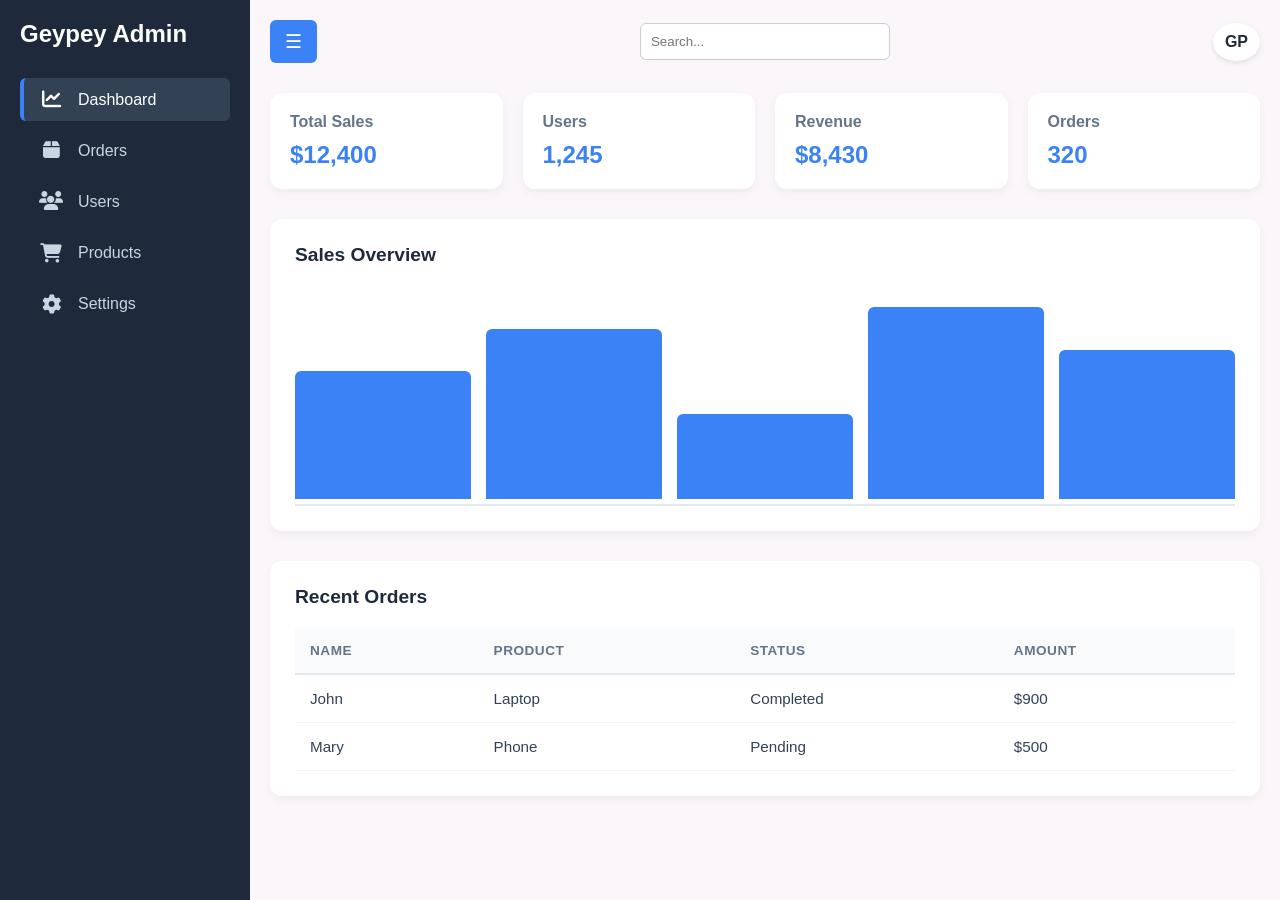
<file: index.html>
<!DOCTYPE html>
<html lang="en">
<head>
    <meta charset="UTF-8">
    <meta name="viewport" content="width=device-width, initial-scale=1.0">
    <title>Geypey Admin Dashboard</title>
    <link rel="stylesheet" href="style.css">
    <link rel="stylesheet" href="https://cdnjs.cloudflare.com/ajax/libs/font-awesome/6.5.0/css/all.min.css">

</head>
<body>

      <div class="overlay" id="overlay"></div>
    <div class="container">

        <!-- SIDE BAR -->
         <aside class="sidebar" id="sidebar">
            <h2>Geypey Admin</h2>
            <ul>
               <li class="active"><a href="index.html"><i class="fa fa-chart-line"></i><span> Dashboard</span></a></li>
            <li><a href="orders.html"><i class="fa fa-box"></i><span> Orders</span></a></li>
            <li><a href="users.html"><i class="fa fa-users"></i><span> Users</span></a></li>
            <li><a href="products.html"><i class="fa fa-shopping-cart"></i><span> Products</span></a></li>
            <li><a href="settings.html"><i class="fa fa-cog"></i><span> Settings</span></a></li>
        </ul>
         </aside>

         <!-- MAIN CONTENT -->
          <main class="main">

            <!-- TOP NAVBAR -->
             <div class="navbar">
                <button id="toggle">☰</button>

                <input type="text" placeholder="Search...">
                <div class="profile">GP</div>

             </div>


             <!-- STATS CARD -->
              <div class="cards">
                <div class="card">
                    <h3>Total Sales</h3>
                    <p>$12,400</p>
                </div>

                <div class="card">
                    <h3>Users</h3>
                    <p>1,245</p>
                </div>

                <div class="card">
                    <h3>Revenue</h3>
                    <p>$8,430</p>
                </div>

                <div class="card">
    <h3>Orders</h3>
    <p>320</p>
</div>

              </div>

              <div class="chart-section">
    <h3>Sales Overview</h3>
    <div class="chart">
        <div style="height: 60%"></div>
        <div style="height: 80%"></div>
        <div style="height: 40%"></div>
        <div style="height: 90%"></div>
        <div style="height: 70%"></div>
    </div>
</div>


              <!-- TABLE -->

<div class="table-section">
    <h3>Recent Orders</h3>
    <div class="table-responsive"> <table>
            <tr>
                <th>Name</th>
                <th>Product</th>
                <th>Status</th>
                <th>Amount</th>
            </tr>
            <tr>
                <td>John</td>
                <td>Laptop</td>
                <td>Completed</td>
                <td>$900</td>
            </tr>
            <tr>
                <td>Mary</td>
                <td>Phone</td>
                <td>Pending</td>
                <td>$500</td>
            </tr>
        </table>
    </div> </div>
          </main>
    </div>

  <script src="js/script.js"></script>
</body>
</html>
</file>
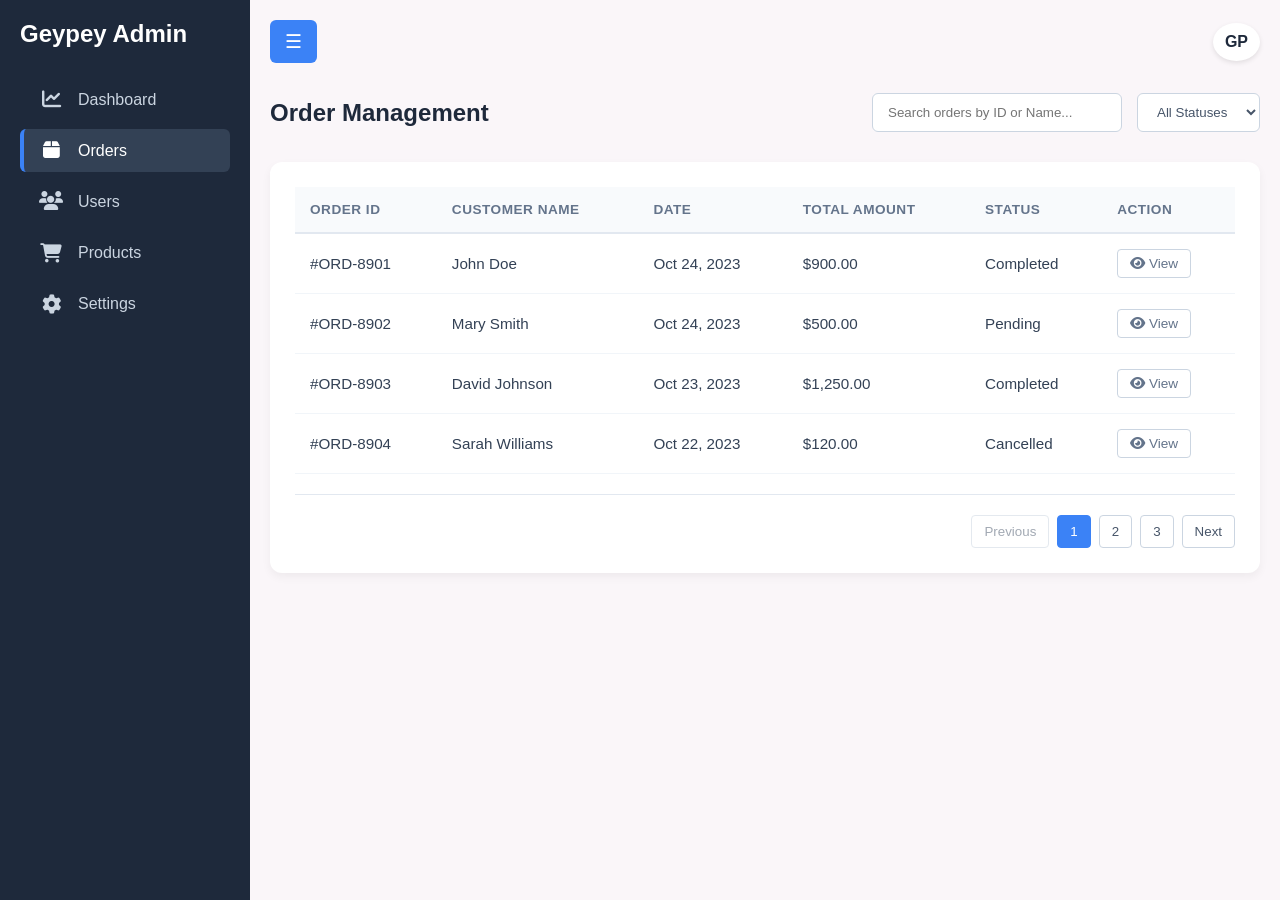
<file: orders.html>
<!DOCTYPE html>
<html lang="en">
<head>
    <meta charset="UTF-8">
    <meta name="viewport" content="width=device-width, initial-scale=1.0">
    <title>Orders - Geypey Admin</title>
    <link rel="stylesheet" href="https://cdnjs.cloudflare.com/ajax/libs/font-awesome/6.5.0/css/all.min.css">
    <link rel="stylesheet" href="style.css">
</head>
<body>

    <div class="overlay" id="overlay"></div>

    <div class="container">

        <aside class="sidebar" id="sidebar">
            <h2>Geypey Admin</h2>
            <ul>
                <li><a href="index.html"><i class="fa fa-chart-line"></i><span> Dashboard</span></a></li>
                <li class="active"><a href="orders.html"><i class="fa fa-box"></i><span> Orders</span></a></li>
                <li><a href="users.html"><i class="fa fa-users"></i><span> Users</span></a></li>
                <li><a href="products.html"><i class="fa fa-shopping-cart"></i><span> Products</span></a></li>
                <li><a href="settings.html"><i class="fa fa-cog"></i><span> Settings</span></a></li>
            </ul>
        </aside>

        <main class="main">
            
            <div class="navbar">
                <button id="toggle">☰</button>
                <div class="profile">GP</div>
            </div>

            <div class="page-header">
                <h2>Order Management</h2>
                <div class="table-controls">
                    <input type="text" placeholder="Search orders by ID or Name...">
                    <select class="filter-dropdown">
                        <option value="all">All Statuses</option>
                        <option value="completed">Completed</option>
                        <option value="pending">Pending</option>
                        <option value="cancelled">Cancelled</option>
                    </select>
                </div>
            </div>

            <div class="table-section">
                <div class="table-responsive">
                    <table>
                        <thead>
                            <tr>
                                <th>Order ID</th>
                                <th>Customer Name</th>
                                <th>Date</th>
                                <th>Total Amount</th>
                                <th>Status</th>
                                <th>Action</th>
                            </tr>
                        </thead>
                        <tbody>
                            <tr>
                                <td>#ORD-8901</td>
                                <td>John Doe</td>
                                <td>Oct 24, 2023</td>
                                <td>$900.00</td>
                                <td><span class="status completed">Completed</span></td>
                                <td><button class="action-btn"><i class="fa fa-eye"></i> View</button></td>
                            </tr>
                            <tr>
                                <td>#ORD-8902</td>
                                <td>Mary Smith</td>
                                <td>Oct 24, 2023</td>
                                <td>$500.00</td>
                                <td><span class="status pending">Pending</span></td>
                                <td><button class="action-btn"><i class="fa fa-eye"></i> View</button></td>
                            </tr>
                            <tr>
                                <td>#ORD-8903</td>
                                <td>David Johnson</td>
                                <td>Oct 23, 2023</td>
                                <td>$1,250.00</td>
                                <td><span class="status completed">Completed</span></td>
                                <td><button class="action-btn"><i class="fa fa-eye"></i> View</button></td>
                            </tr>
                            <tr>
                                <td>#ORD-8904</td>
                                <td>Sarah Williams</td>
                                <td>Oct 22, 2023</td>
                                <td>$120.00</td>
                                <td><span class="status cancelled">Cancelled</span></td>
                                <td><button class="action-btn"><i class="fa fa-eye"></i> View</button></td>
                            </tr>
                        </tbody>
                    </table>
                </div>

                <div class="pagination">
                    <button class="page-btn disabled">Previous</button>
                    <button class="page-btn active">1</button>
                    <button class="page-btn">2</button>
                    <button class="page-btn">3</button>
                    <button class="page-btn">Next</button>
                </div>
            </div>

        </main>
    </div>

    <script src="js/script.js"></script>
</body>
</html>
</file>
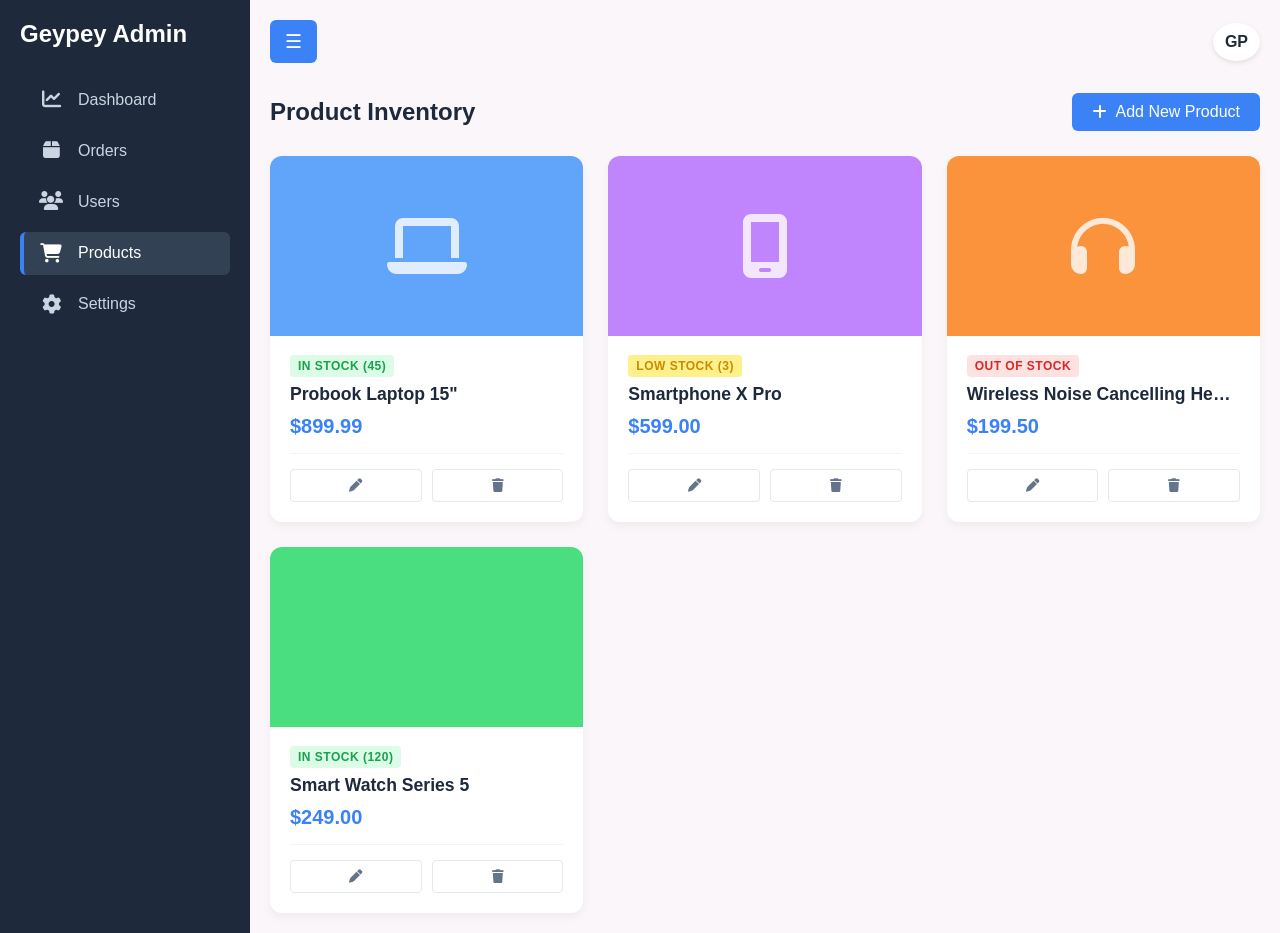
<file: products.html>
<!DOCTYPE html>
<html lang="en">
<head>
    <meta charset="UTF-8">
    <meta name="viewport" content="width=device-width, initial-scale=1.0">
    <title>Products - Geypey Admin</title>
    <link rel="stylesheet" href="https://cdnjs.cloudflare.com/ajax/libs/font-awesome/6.5.0/css/all.min.css">
    <link rel="stylesheet" href="style.css">
</head>
<body>

    <div class="overlay" id="overlay"></div>

    <div class="container">

        <aside class="sidebar" id="sidebar">
            <h2>Geypey Admin</h2>
            <ul>
                <li><a href="index.html"><i class="fa fa-chart-line"></i><span> Dashboard</span></a></li>
                <li><a href="orders.html"><i class="fa fa-box"></i><span> Orders</span></a></li>
                <li><a href="users.html"><i class="fa fa-users"></i><span> Users</span></a></li>
                <li class="active"><a href="products.html"><i class="fa fa-shopping-cart"></i><span> Products</span></a></li>
                <li><a href="settings.html"><i class="fa fa-cog"></i><span> Settings</span></a></li>
            </ul>
        </aside>

        <main class="main">
            
            <div class="navbar">
                <button id="toggle">☰</button>
                <div class="profile">GP</div>
            </div>

            <div class="page-header">
                <h2>Product Inventory</h2>
                <button class="add-btn"><i class="fa fa-plus"></i> Add New Product</button>
            </div>

            <div class="product-grid">
                
                <div class="product-card">
                    <div class="product-img placeholder-blue"><i class="fa fa-laptop"></i></div>
                    <div class="product-info">
                        <span class="stock in-stock">In Stock (45)</span>
                        <h3>Probook Laptop 15"</h3>
                        <p class="price">$899.99</p>
                        <div class="card-actions">
                            <button class="edit-btn"><i class="fa fa-pen"></i></button>
                            <button class="delete-btn"><i class="fa fa-trash"></i></button>
                        </div>
                    </div>
                </div>

                <div class="product-card">
                    <div class="product-img placeholder-purple"><i class="fa fa-mobile-screen"></i></div>
                    <div class="product-info">
                        <span class="stock low-stock">Low Stock (3)</span>
                        <h3>Smartphone X Pro</h3>
                        <p class="price">$599.00</p>
                        <div class="card-actions">
                            <button class="edit-btn"><i class="fa fa-pen"></i></button>
                            <button class="delete-btn"><i class="fa fa-trash"></i></button>
                        </div>
                    </div>
                </div>

                <div class="product-card">
                    <div class="product-img placeholder-orange"><i class="fa fa-headphones"></i></div>
                    <div class="product-info">
                        <span class="stock out-stock">Out of Stock</span>
                        <h3>Wireless Noise Cancelling Headphones</h3>
                        <p class="price">$199.50</p>
                        <div class="card-actions">
                            <button class="edit-btn"><i class="fa fa-pen"></i></button>
                            <button class="delete-btn"><i class="fa fa-trash"></i></button>
                        </div>
                    </div>
                </div>

                <div class="product-card">
                    <div class="product-img placeholder-green"><i class="fa fa-watch"></i></div>
                    <div class="product-info">
                        <span class="stock in-stock">In Stock (120)</span>
                        <h3>Smart Watch Series 5</h3>
                        <p class="price">$249.00</p>
                        <div class="card-actions">
                            <button class="edit-btn"><i class="fa fa-pen"></i></button>
                            <button class="delete-btn"><i class="fa fa-trash"></i></button>
                        </div>
                    </div>
                </div>

            </div>

        </main>
    </div>
<div class="modal" id="addProductModal">
        <div class="modal-content">
            
            <div class="modal-header">
                <h3>Add New Product</h3>
                <button class="close-modal" id="closeModal">&times;</button>
            </div>
            
            <div class="modal-body">
                <form>
                    <div class="form-group">
                        <label>Product Name</label>
                        <input type="text" placeholder="e.g. Wireless Gaming Mouse">
                    </div>
                    
                    <div class="form-row">
                        <div class="form-group">
                            <label>Price ($)</label>
                            <input type="number" placeholder="0.00">
                        </div>
                        <div class="form-group">
                            <label>Stock Quantity</label>
                            <input type="number" placeholder="0">
                        </div>
                    </div>
                    
                    <div class="form-group">
                        <label>Image Color Category</label>
                        <select>
                            <option>Blue</option>
                            <option>Purple</option>
                            <option>Orange</option>
                            <option>Green</option>
                        </select>
                    </div>
                </form>
            </div>
            
            <div class="modal-footer">
                <button class="cancel-btn" id="cancelBtn">Cancel</button>
                <button class="save-btn">Save Product</button>
            </div>
            
        </div>
    </div>
    <script src="js/script.js"></script>
</body>
</html>
</file>
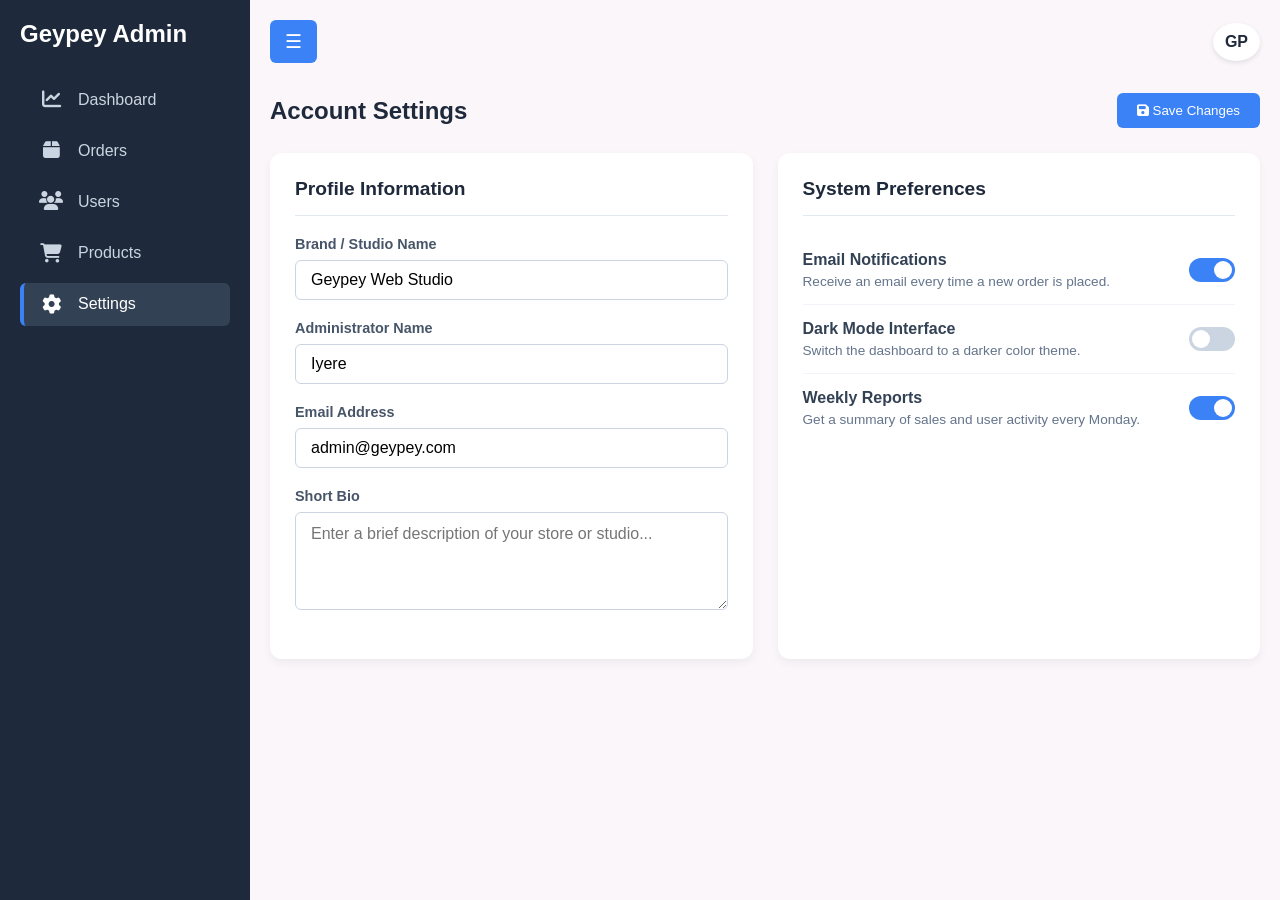
<file: settings.html>
<!DOCTYPE html>
<html lang="en">
<head>
    <meta charset="UTF-8">
    <meta name="viewport" content="width=device-width, initial-scale=1.0">
    <title>Settings - Geypey Admin</title>
    <link rel="stylesheet" href="https://cdnjs.cloudflare.com/ajax/libs/font-awesome/6.5.0/css/all.min.css">
    <link rel="stylesheet" href="style.css">
</head>
<body>

    <div class="overlay" id="overlay"></div>

    <div class="container">

        <aside class="sidebar" id="sidebar">
            <h2>Geypey Admin</h2>
            <ul>
                <li><a href="index.html"><i class="fa fa-chart-line"></i><span> Dashboard</span></a></li>
                <li><a href="orders.html"><i class="fa fa-box"></i><span> Orders</span></a></li>
                <li><a href="users.html"><i class="fa fa-users"></i><span> Users</span></a></li>
                <li><a href="products.html"><i class="fa fa-shopping-cart"></i><span> Products</span></a></li>
                <li class="active"><a href="settings.html"><i class="fa fa-cog"></i><span> Settings</span></a></li>
            </ul>
        </aside>

        <main class="main">
            
            <div class="navbar">
                <button id="toggle">☰</button>
                <div class="profile">GP</div>
            </div>

            <div class="page-header">
                <h2>Account Settings</h2>
                <button class="save-btn"><i class="fa fa-save"></i> Save Changes</button>
            </div>

            <div class="settings-grid">
                
                <div class="settings-card">
                    <h3>Profile Information</h3>
                    <form class="settings-form">
                        <div class="form-group">
                            <label>Brand / Studio Name</label>
                            <input type="text" value="Geypey Web Studio">
                        </div>
                        <div class="form-group">
                            <label>Administrator Name</label>
                            <input type="text" value="Iyere">
                        </div>
                        <div class="form-group">
                            <label>Email Address</label>
                            <input type="email" value="admin@geypey.com">
                        </div>
                        <div class="form-group">
                            <label>Short Bio</label>
                            <textarea rows="4" placeholder="Enter a brief description of your store or studio..."></textarea>
                        </div>
                    </form>
                </div>

                <div class="settings-card">
                    <h3>System Preferences</h3>
                    
                    <div class="toggle-wrapper">
                        <div class="toggle-text">
                            <h4>Email Notifications</h4>
                            <p>Receive an email every time a new order is placed.</p>
                        </div>
                        <label class="switch">
                            <input type="checkbox" checked>
                            <span class="slider"></span>
                        </label>
                    </div>

                    <div class="toggle-wrapper">
                        <div class="toggle-text">
                            <h4>Dark Mode Interface</h4>
                            <p>Switch the dashboard to a darker color theme.</p>
                        </div>
                        <label class="switch">
                            <input type="checkbox">
                            <span class="slider"></span>
                        </label>
                    </div>

                    <div class="toggle-wrapper">
                        <div class="toggle-text">
                            <h4>Weekly Reports</h4>
                            <p>Get a summary of sales and user activity every Monday.</p>
                        </div>
                        <label class="switch">
                            <input type="checkbox" checked>
                            <span class="slider"></span>
                        </label>
                    </div>

                </div>

            </div>

        </main>
    </div>

    <script src="js/script.js"></script>
</body>
</html>
</file>
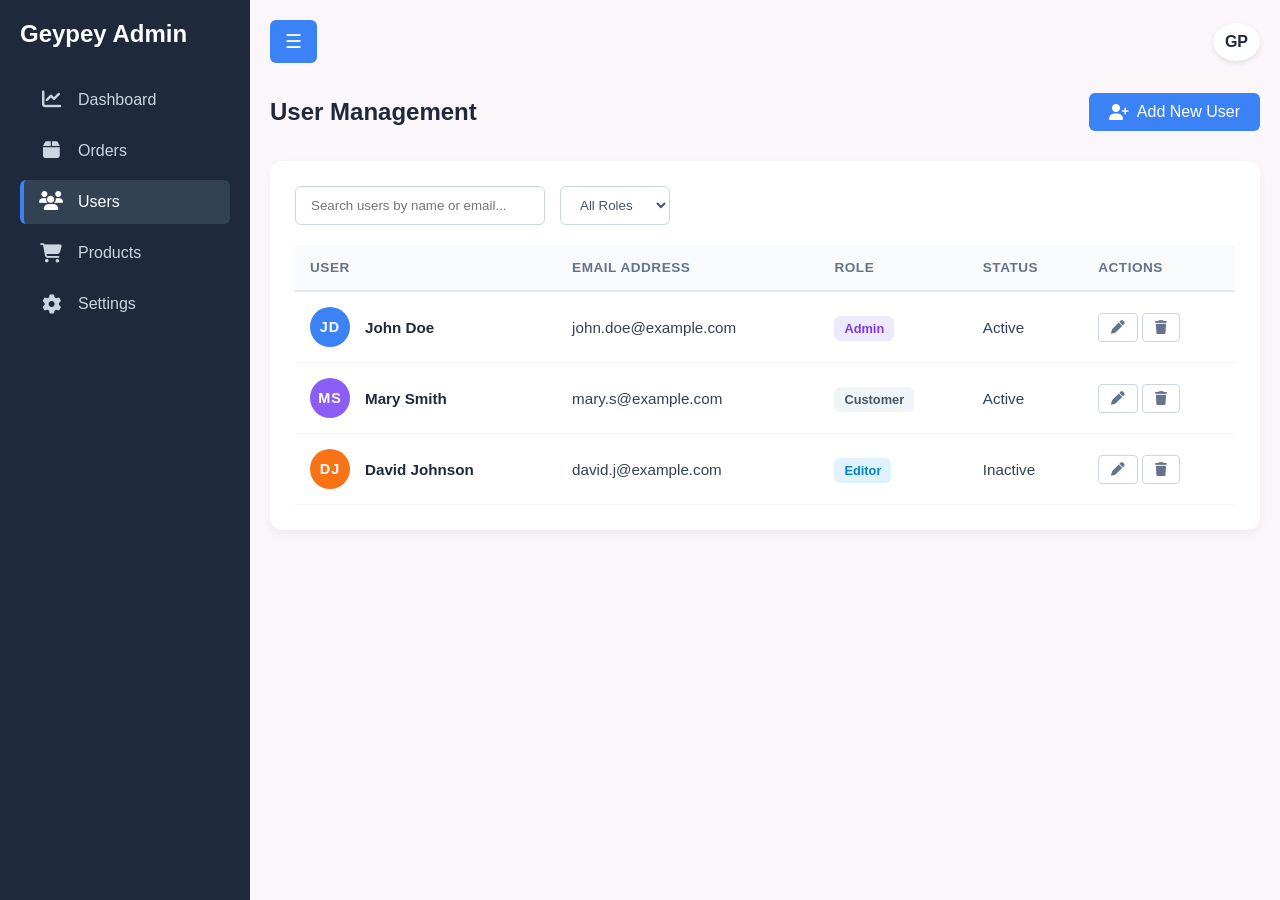
<file: users.html>
<!DOCTYPE html>
<html lang="en">
<head>
    <meta charset="UTF-8">
    <meta name="viewport" content="width=device-width, initial-scale=1.0">
    <title>Users - Geypey Admin</title>
    <link rel="stylesheet" href="https://cdnjs.cloudflare.com/ajax/libs/font-awesome/6.5.0/css/all.min.css">
    <link rel="stylesheet" href="style.css">
</head>
<body>

    <div class="overlay" id="overlay"></div>

    <div class="container">

        <aside class="sidebar" id="sidebar">
            <h2>Geypey Admin</h2>
            <ul>
                <li><a href="index.html"><i class="fa fa-chart-line"></i><span> Dashboard</span></a></li>
                <li><a href="orders.html"><i class="fa fa-box"></i><span> Orders</span></a></li>
                <li class="active"><a href="users.html"><i class="fa fa-users"></i><span> Users</span></a></li>
                <li><a href="products.html"><i class="fa fa-shopping-cart"></i><span> Products</span></a></li>
                <li><a href="settings.html"><i class="fa fa-cog"></i><span> Settings</span></a></li>
            </ul>
        </aside>

        <main class="main">
            
            <div class="navbar">
                <button id="toggle">☰</button>
                <div class="profile">GP</div>
            </div>

            <div class="page-header">
                <h2>User Management</h2>
                <button class="add-btn"><i class="fa fa-user-plus"></i> Add New User</button>
            </div>

            <div class="table-section">
                <div class="table-controls" style="margin-bottom: 20px;">
                    <input type="text" placeholder="Search users by name or email...">
                    <select class="filter-dropdown">
                        <option value="all">All Roles</option>
                        <option value="admin">Admin</option>
                        <option value="editor">Editor</option>
                        <option value="customer">Customer</option>
                    </select>
                </div>

                <div class="table-responsive">
                    <table>
                        <thead>
                            <tr>
                                <th>User</th>
                                <th>Email Address</th>
                                <th>Role</th>
                                <th>Status</th>
                                <th>Actions</th>
                            </tr>
                        </thead>
                        <tbody>
                            <tr>
                                <td>
                                    <div class="user-profile-cell">
                                        <div class="avatar bg-blue">JD</div>
                                        <span>John Doe</span>
                                    </div>
                                </td>
                                <td>john.doe@example.com</td>
                                <td><span class="role admin">Admin</span></td>
                                <td><span class="status completed">Active</span></td>
                                <td>
                                    <button class="action-btn"><i class="fa fa-pen"></i></button>
                                    <button class="action-btn text-danger"><i class="fa fa-trash"></i></button>
                                </td>
                            </tr>
                            
                            <tr>
                                <td>
                                    <div class="user-profile-cell">
                                        <div class="avatar bg-purple">MS</div>
                                        <span>Mary Smith</span>
                                    </div>
                                </td>
                                <td>mary.s@example.com</td>
                                <td><span class="role customer">Customer</span></td>
                                <td><span class="status completed">Active</span></td>
                                <td>
                                    <button class="action-btn"><i class="fa fa-pen"></i></button>
                                    <button class="action-btn text-danger"><i class="fa fa-trash"></i></button>
                                </td>
                            </tr>

                            <tr>
                                <td>
                                    <div class="user-profile-cell">
                                        <div class="avatar bg-orange">DJ</div>
                                        <span>David Johnson</span>
                                    </div>
                                </td>
                                <td>david.j@example.com</td>
                                <td><span class="role editor">Editor</span></td>
                                <td><span class="status pending">Inactive</span></td>
                                <td>
                                    <button class="action-btn"><i class="fa fa-pen"></i></button>
                                    <button class="action-btn text-danger"><i class="fa fa-trash"></i></button>
                                </td>
                            </tr>
                        </tbody>
                    </table>
                </div>
            </div>

        </main>
    </div>

    <script src="js/script.js"></script>
</body>
</html>
</file>
<file: style.css>
/* --- 1. BASIC RESET --- */
* {
    margin: 0;
    padding: 0;
    box-sizing: border-box;
    font-family: Arial, Helvetica, sans-serif;
}

body {
    background: #faf6f9;
}

.container {
    display: flex;
    min-height: 100vh;
    overflow-x: hidden; /* Prevents horizontal scrolling */
}

/* --- 2. DARK OVERLAY FOR MOBILE --- */
.overlay {
    display: none; /* Hidden by default */
    position: fixed;
    top: 0;
    left: 0;
    width: 100%;
    height: 100%;
    background: rgba(0, 0, 0, 0.5);
    z-index: 999;
    transition: opacity 0.3s;
}

.overlay.active {
    display: block;
}

/* --- 3. SIDEBAR STYLES --- */
.sidebar {
    width: 250px;
    background: #1e293b; /* Dark slate blue */
    color: white;
    padding: 20px;
    transition: width 0.3s ease, transform 0.3s ease;
    white-space: nowrap; /* Prevents text from wrapping */
    overflow: hidden;
    z-index: 1000;
}

.sidebar h2 {
    margin-bottom: 30px;
    font-size: 1.5rem;
}

/* --- REPLACE YOUR CURRENT SIDEBAR LINK STYLES WITH THIS --- */

.sidebar ul {
    list-style: none;
}

.sidebar ul li {
    margin-bottom: 8px; /* Slightly more breathing room between links */
}

.sidebar ul li a {
    padding: 12px 15px; /* Perfect tap-target size for mobile screens */
    display: flex;
    align-items: center;
    color: #cbd5e1; /* Softer gray text so the active white link pops more */
    text-decoration: none;
    gap: 15px;
    border-radius: 6px;
    border-left: 4px solid transparent; /* PREVENTS THE JUMP: Holds space for the blue border */
    transition: all 0.3s ease; /* Smooth, premium fade effect */
}

.sidebar ul li:hover a,
.sidebar ul li.active a {
    background: #334155;
    color: white; /* Brightens text when active/hovered */
    border-left: 4px solid #3b82f6; /* Blue active indicator */
}

.sidebar ul li i {
    min-width: 24px; /* Forces all icons to perfectly center, even if some are wider */
    text-align: center;
    font-size: 1.2rem;
}

.sidebar ul li a span {
    white-space: nowrap;
    overflow: hidden;
    text-overflow: ellipsis; /* Adds '...' if text ever gets too long */
}

/* Desktop Collapsed State */
.sidebar.collapsed {
    width: 70px;
    padding: 20px 10px;
}

.sidebar.collapsed h2,
.sidebar.collapsed span {
    display: none; /* Hides text when shrunk */
}

.sidebar.collapsed ul li a {
    justify-content: center;
    padding: 12px 0;
}

/* --- 4. MAIN CONTENT AREA --- */
.main {
    flex: 1;
    padding: 20px;
    width: 100%;
}

/* Top Navbar */
.navbar {
    display: flex;
    justify-content: space-between;
    align-items: center;
    margin-bottom: 30px;
}

#toggle {
    padding: 10px 15px;
    border: none;
    background: #3b82f6;
    color: white;
    border-radius: 6px;
    cursor: pointer;
    font-size: 1.2rem;
    transition: background 0.2s;
}

#toggle:hover {
    background: #2563eb;
}

.navbar input {
    padding: 10px;
    width: 250px;
    background-color: white;
    border: 1px solid #ccc;
    border-radius: 6px;
    outline: none;
}

.profile {
    background: white;
    color: #1e293b;
    padding: 10px 12px;
    border-radius: 50%;
    font-weight: bold;
    box-shadow: 0 2px 5px rgba(0,0,0,0.1);
    cursor: pointer;
}

/* Stats Cards */
.cards {
    display: grid;
    grid-template-columns: repeat(auto-fit, minmax(200px, 1fr));
    gap: 20px;
}

.card {
    background: white;
    padding: 20px;
    box-shadow: 0 4px 10px rgba(0, 0, 0, 0.05);
    border-radius: 12px;
    transition: 0.3s ease;
}

.card:hover {
    transform: translateY(-5px);
}

.card h3 {
    color: #64748b;
    font-size: 1rem;
}

.card p {
    font-size: 24px;
    font-weight: bold;
    margin-top: 10px;
    color: #3b82f6;
}

/* Chart Section */
/* --- REPLACE YOUR CURRENT CHART SECTION WITH THIS --- */

.chart-section {
    margin-top: 30px;
    background: white;
    padding: 25px;
    border-radius: 12px;
    box-shadow: 0 4px 10px rgba(0, 0, 0, 0.05);
}

.chart-section h3 {
    color: #1e293b;
    font-size: 1.2rem;
    margin-bottom: 20px;
}

.chart {
    display: flex;
    align-items: flex-end; /* This is the magic trick: anchors bars to the bottom */
    gap: 15px; /* Spacing between the bars */
    height: 220px; /* Gives the chart a fixed height to grow within */
    border-bottom: 2px solid #e2e8f0; /* Creates a baseline for the graph */
    padding-bottom: 5px; /* Keeps bars slightly above the baseline */
}

.chart div {
    flex: 1; /* Makes all bars an equal width */
    background: #3b82f6; /* Geypey Admin blue */
    border-radius: 6px 6px 0 0; /* Rounds only the top corners */
    transition: all 0.3s ease;
    cursor: pointer;
}

/* Adds a premium interactive feel when you hover over a bar */
.chart div:hover {
    background: #1e40af; /* Changes to a darker blue */
    transform: scaleY(1.05); /* Makes the bar pop up slightly */
    transform-origin: bottom; /* Ensures the pop-up happens from the top, not the middle */
}
/* Table Section */
/* --- REPLACE YOUR CURRENT TABLE SECTION WITH THIS --- */

.table-section {
    margin-top: 30px;
    background: white;
    padding: 25px; /* Matches the padding of the other cards */
    border-radius: 12px;
    box-shadow: 0 4px 10px rgba(0, 0, 0, 0.05);
}

.table-section h3 {
    color: #1e293b;
    font-size: 1.2rem;
    margin-bottom: 20px;
}

.table-responsive {
    overflow-x: auto;
    width: 100%;
}

table {
    width: 100%;
    border-collapse: collapse;
    text-align: left;
}

/* 1. Styling the Headers */
th {
    background-color: #f8fafc; /* Very light gray to separate the header */
    color: #64748b; /* Muted text so the actual data stands out more */
    font-size: 0.85rem;
    text-transform: uppercase; /* Makes it look clean and structured */
    letter-spacing: 0.5px;
    padding: 15px;
    border-bottom: 2px solid #e2e8f0; /* Stronger border for the header */
}

/* 2. Styling the Data Cells */
td {
    padding: 15px;
    color: #334155;
    font-size: 0.95rem;
    border-bottom: 1px solid #f1f5f9; /* Subtle line between rows */
}

/* 3. The Interactive Row Hover Effect */
table tr {
    transition: background-color 0.2s ease;
}

table tr:hover {
    background-color: #f8fafc; /* Highlights the row you are hovering over */
    cursor: pointer;
}

/* --- 5. MOBILE RESPONSIVENESS --- */
@media (max-width: 768px) {
    /* Slide sidebar off-screen */
    .sidebar {
        position: fixed;
        height: 100vh;
        transform: translateX(-100%); 
    }

    /* Class added by JS to slide it in */
    .sidebar.active {
        transform: translateX(0); 
    }

    /* Prevent collapsed state from messing up mobile view */
    .sidebar.collapsed {
        width: 250px; 
    }
    .sidebar.collapsed h2,
    .sidebar.collapsed span {
        display: block; 
    }

    /* Shrink navbar elements to fit */
    .navbar input {
        width: 140px; 
    }
}

/* --- 7. ORDERS PAGE SPECIFIC STYLES --- */

.page-header {
    display: flex;
    justify-content: space-between;
    align-items: center;
    margin-bottom: 25px;
    flex-wrap: wrap; /* Allows it to stack on very small screens */
    gap: 15px;
}

.page-header h2 {
    color: #1e293b;
    font-size: 1.5rem;
}

.table-controls {
    display: flex;
    gap: 15px;
}

.table-controls input {
    padding: 10px 15px;
    border: 1px solid #cbd5e1;
    border-radius: 6px;
    width: 250px;
    outline: none;
    transition: border-color 0.2s;
}

.table-controls input:focus {
    border-color: #3b82f6;
}

.filter-dropdown {
    padding: 10px 15px;
    border: 1px solid #cbd5e1;
    border-radius: 6px;
    background-color: white;
    color: #475569;
    outline: none;
    cursor: pointer;
}

.action-btn {
    background: transparent;
    border: 1px solid #cbd5e1;
    padding: 6px 12px;
    border-radius: 4px;
    color: #64748b;
    cursor: pointer;
    font-size: 0.85rem;
    transition: all 0.2s;
}

.action-btn:hover {
    background: #f1f5f9;
    color: #3b82f6;
    border-color: #3b82f6;
}

/* Pagination Styles */
.pagination {
    display: flex;
    justify-content: flex-end;
    align-items: center;
    gap: 8px;
    margin-top: 20px;
    padding-top: 20px;
    border-top: 1px solid #e2e8f0;
}

.page-btn {
    padding: 8px 12px;
    border: 1px solid #cbd5e1;
    background: white;
    color: #475569;
    border-radius: 4px;
    cursor: pointer;
    transition: 0.2s;
}

.page-btn:hover:not(.disabled) {
    background: #f1f5f9;
}

.page-btn.active {
    background: #3b82f6;
    color: white;
    border-color: #3b82f6;
}

.page-btn.disabled {
    opacity: 0.5;
    cursor: not-allowed;
}

/* Mobile Adjustments for Orders Page */
@media (max-width: 768px) {
    .page-header {
        flex-direction: column;
        align-items: flex-start;
    }
    
    .table-controls {
        width: 100%;
        flex-direction: column;
    }

    .table-controls input,
    .filter-dropdown {
        width: 100%;
    }
}

/* --- 8. PRODUCTS PAGE SPECIFIC STYLES --- */

/* Primary Button for Adding Products */
.add-btn {
    background-color: #3b82f6;
    color: white;
    border: none;
    padding: 10px 20px;
    border-radius: 6px;
    font-size: 1rem;
    cursor: pointer;
    transition: background 0.2s;
    display: flex;
    align-items: center;
    gap: 8px;
}

.add-btn:hover {
    background-color: #2563eb;
}

/* The CSS Grid Setup */
.product-grid {
    display: grid;
    /* This creates responsive columns that wrap automatically! */
    grid-template-columns: repeat(auto-fill, minmax(260px, 1fr));
    gap: 25px;
    margin-top: 20px;
}

/* Individual Product Cards */
.product-card {
    background: white;
    border-radius: 12px;
    overflow: hidden; /* Keeps the top image corners rounded */
    box-shadow: 0 4px 10px rgba(0, 0, 0, 0.05);
    transition: transform 0.3s ease, box-shadow 0.3s ease;
}

.product-card:hover {
    transform: translateY(-5px);
    box-shadow: 0 8px 15px rgba(0, 0, 0, 0.1);
}

/* Image Placeholders (Since we don't have real photos yet) */
.product-img {
    height: 180px;
    display: flex;
    justify-content: center;
    align-items: center;
    font-size: 4rem;
    color: rgba(255, 255, 255, 0.8);
}

.placeholder-blue { background: #60a5fa; }
.placeholder-purple { background: #c084fc; }
.placeholder-orange { background: #fb923c; }
.placeholder-green { background: #4ade80; }

/* Product Details */
.product-info {
    padding: 20px;
}

.product-info h3 {
    color: #1e293b;
    font-size: 1.1rem;
    margin: 10px 0;
    white-space: nowrap;
    overflow: hidden;
    text-overflow: ellipsis; /* Truncates long titles */
}

.product-info .price {
    font-size: 1.25rem;
    font-weight: bold;
    color: #3b82f6;
    margin-bottom: 15px;
}

/* Stock Status Badges */
.stock {
    font-size: 0.75rem;
    font-weight: bold;
    padding: 4px 8px;
    border-radius: 4px;
    text-transform: uppercase;
    letter-spacing: 0.5px;
}

.in-stock { background: #dcfce7; color: #16a34a; }
.low-stock { background: #fef08a; color: #ca8a04; }
.out-stock { background: #fee2e2; color: #dc2626; }

/* Edit/Delete Buttons */
.card-actions {
    display: flex;
    gap: 10px;
    border-top: 1px solid #f1f5f9;
    padding-top: 15px;
}

.card-actions button {
    flex: 1; /* Makes the buttons split the available width evenly */
    padding: 8px;
    border: 1px solid #e2e8f0;
    background: transparent;
    border-radius: 4px;
    cursor: pointer;
    color: #64748b;
    transition: 0.2s;
}

.edit-btn:hover { background: #f0f9ff; color: #0284c7; border-color: #0284c7; }
.delete-btn:hover { background: #fef2f2; color: #dc2626; border-color: #dc2626; }

/* --- 9. MODAL STYLES --- */

/* The dark background overlay */
.modal {
    position: fixed;
    top: 0;
    left: 0;
    width: 100%;
    height: 100%;
    background: rgba(15, 23, 42, 0.6); /* Darker, slightly blue tint */
    z-index: 2000;
    display: flex;
    justify-content: center;
    align-items: center;
    
    /* Hidden by default with a smooth fade */
    opacity: 0;
    visibility: hidden;
    transition: all 0.3s ease;
}

/* This class gets added by JavaScript to reveal the modal */
.modal.show {
    opacity: 1;
    visibility: visible;
}

/* The white pop-up box */
.modal-content {
    background: white;
    width: 100%;
    max-width: 500px;
    border-radius: 12px;
    box-shadow: 0 10px 25px rgba(0, 0, 0, 0.2);
    
    /* Starts slightly lower and slides up when opened */
    transform: translateY(20px);
    transition: transform 0.3s ease;
}

.modal.show .modal-content {
    transform: translateY(0);
}

/* Header */
.modal-header {
    padding: 20px 25px;
    border-bottom: 1px solid #e2e8f0;
    display: flex;
    justify-content: space-between;
    align-items: center;
}

.modal-header h3 {
    color: #1e293b;
    font-size: 1.2rem;
}

.close-modal {
    background: none;
    border: none;
    font-size: 1.5rem;
    color: #64748b;
    cursor: pointer;
    transition: 0.2s;
}

.close-modal:hover {
    color: #dc2626; /* Turns red on hover */
}

/* Body & Form Inputs */
.modal-body {
    padding: 25px;
}

.form-group {
    margin-bottom: 15px;
}

.form-row {
    display: flex;
    gap: 15px;
}

.form-row .form-group {
    flex: 1;
}

.form-group label {
    display: block;
    margin-bottom: 8px;
    color: #475569;
    font-size: 0.9rem;
    font-weight: bold;
}

.form-group input,
.form-group select {
    width: 100%;
    padding: 10px 15px;
    border: 1px solid #cbd5e1;
    border-radius: 6px;
    font-size: 1rem;
    outline: none;
    transition: border-color 0.2s;
}

.form-group input:focus,
.form-group select:focus {
    border-color: #3b82f6; /* Blue outline when typing */
}

/* Footer & Buttons */
.modal-footer {
    padding: 20px 25px;
    border-top: 1px solid #e2e8f0;
    display: flex;
    justify-content: flex-end; /* Pushes buttons to the right */
    gap: 15px;
}

.cancel-btn {
    padding: 10px 20px;
    border: 1px solid #cbd5e1;
    background: white;
    color: #475569;
    border-radius: 6px;
    cursor: pointer;
    transition: 0.2s;
}

.cancel-btn:hover {
    background: #f1f5f9;
}

.save-btn {
    padding: 10px 20px;
    border: none;
    background: #3b82f6;
    color: white;
    border-radius: 6px;
    cursor: pointer;
    transition: 0.2s;
}

.save-btn:hover {
    background: #2563eb;
}

/* --- 10. USERS PAGE SPECIFIC STYLES --- */

/* Aligning the Avatar and Name side-by-side */
.user-profile-cell {
    display: flex;
    align-items: center;
    gap: 15px;
    font-weight: bold;
    color: #1e293b;
}

/* The Circular Avatar */
.avatar {
    width: 40px;
    height: 40px;
    border-radius: 50%;
    display: flex;
    justify-content: center;
    align-items: center;
    color: white;
    font-size: 0.9rem;
    letter-spacing: 1px;
}

/* Avatar Colors */
.bg-blue { background-color: #3b82f6; }
.bg-purple { background-color: #8b5cf6; }
.bg-orange { background-color: #f97316; }

/* User Role Badges (Different shape than Status badges) */
.role {
    padding: 5px 10px;
    border-radius: 6px;
    font-size: 0.8rem;
    font-weight: bold;
}

.role.admin { background-color: #ede9fe; color: #7c3aed; }
.role.editor { background-color: #e0f2fe; color: #0284c7; }
.role.customer { background-color: #f1f5f9; color: #475569; }

/* Danger Button Styling (for Delete icons) */
.text-danger:hover {
    color: #dc2626;
    border-color: #dc2626;
    background-color: #fef2f2;
}

/* --- 11. SETTINGS PAGE SPECIFIC STYLES --- */

.settings-grid {
    display: grid;
    grid-template-columns: repeat(auto-fit, minmax(300px, 1fr));
    gap: 25px;
    margin-top: 20px;
}

.settings-card {
    background: white;
    padding: 25px;
    border-radius: 12px;
    box-shadow: 0 4px 10px rgba(0, 0, 0, 0.05);
}

.settings-card h3 {
    color: #1e293b;
    font-size: 1.2rem;
    margin-bottom: 20px;
    padding-bottom: 15px;
    border-bottom: 1px solid #e2e8f0;
}

/* Form Styles */
.settings-form .form-group {
    margin-bottom: 20px;
}

.settings-form textarea {
    width: 100%;
    padding: 12px 15px;
    border: 1px solid #cbd5e1;
    border-radius: 6px;
    font-size: 1rem;
    outline: none;
    transition: border-color 0.2s;
    font-family: inherit; /* Keeps the font matching the rest of the site */
    resize: vertical; /* Only allows the user to stretch the box up and down */
}

.settings-form textarea:focus {
    border-color: #3b82f6;
}

/* Toggle Switch Layout */
.toggle-wrapper {
    display: flex;
    justify-content: space-between;
    align-items: center;
    padding: 15px 0;
    border-bottom: 1px solid #f1f5f9;
}

.toggle-wrapper:last-child {
    border-bottom: none;
}

.toggle-text h4 {
    color: #334155;
    font-size: 1rem;
    margin-bottom: 5px;
}

.toggle-text p {
    color: #64748b;
    font-size: 0.85rem;
}

/* The Magic Custom Toggle Switch */
.switch {
    position: relative;
    display: inline-block;
    width: 46px;
    height: 24px;
    flex-shrink: 0; /* Prevents the switch from squishing on small screens */
}

/* Hide the default HTML checkbox */
.switch input {
    opacity: 0;
    width: 0;
    height: 0;
}

/* The sliding track */
.slider {
    position: absolute;
    cursor: pointer;
    top: 0;
    left: 0;
    right: 0;
    bottom: 0;
    background-color: #cbd5e1;
    transition: 0.4s;
    border-radius: 24px;
}

/* The white circle inside the track */
.slider:before {
    position: absolute;
    content: "";
    height: 18px;
    width: 18px;
    left: 3px;
    bottom: 3px;
    background-color: white;
    transition: 0.4s;
    border-radius: 50%;
}

/* When checked, change background to blue and slide the circle */
input:checked + .slider {
    background-color: #3b82f6;
}

input:checked + .slider:before {
    transform: translateX(22px);
}
</file>
